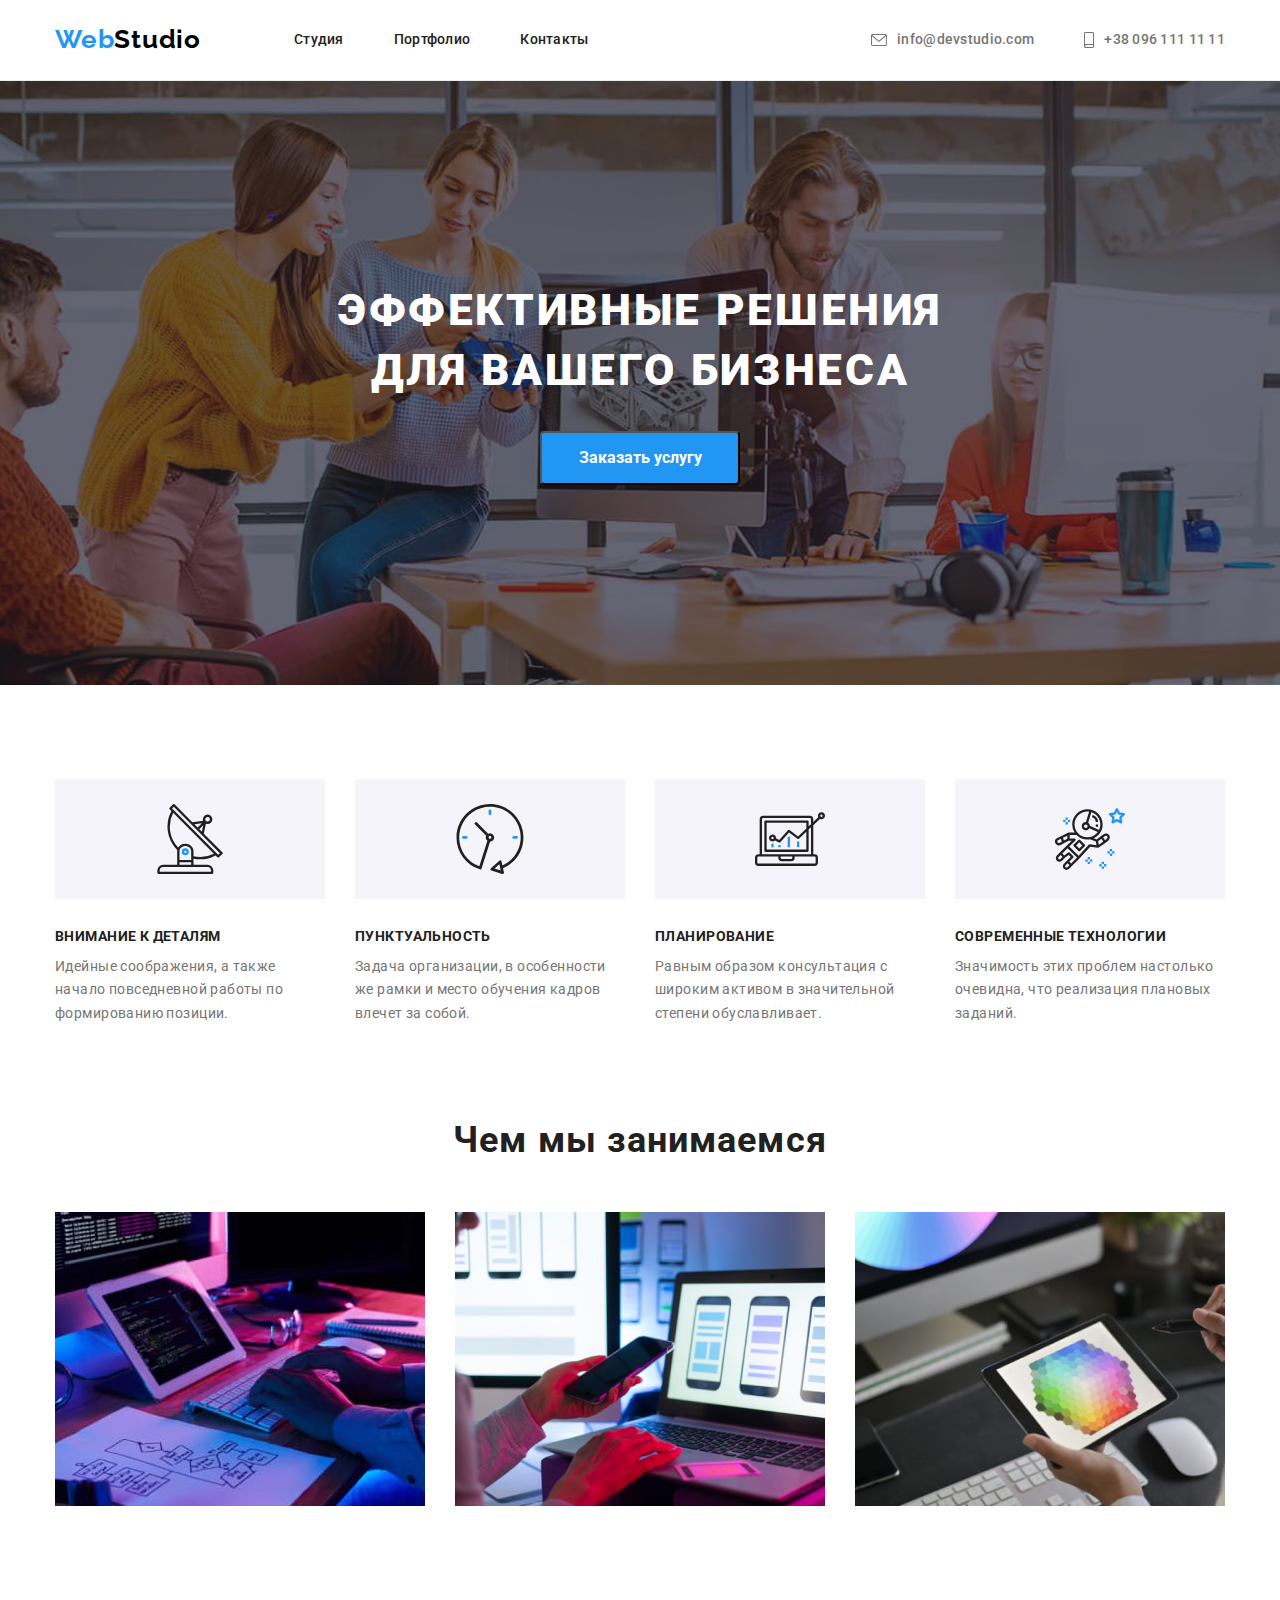
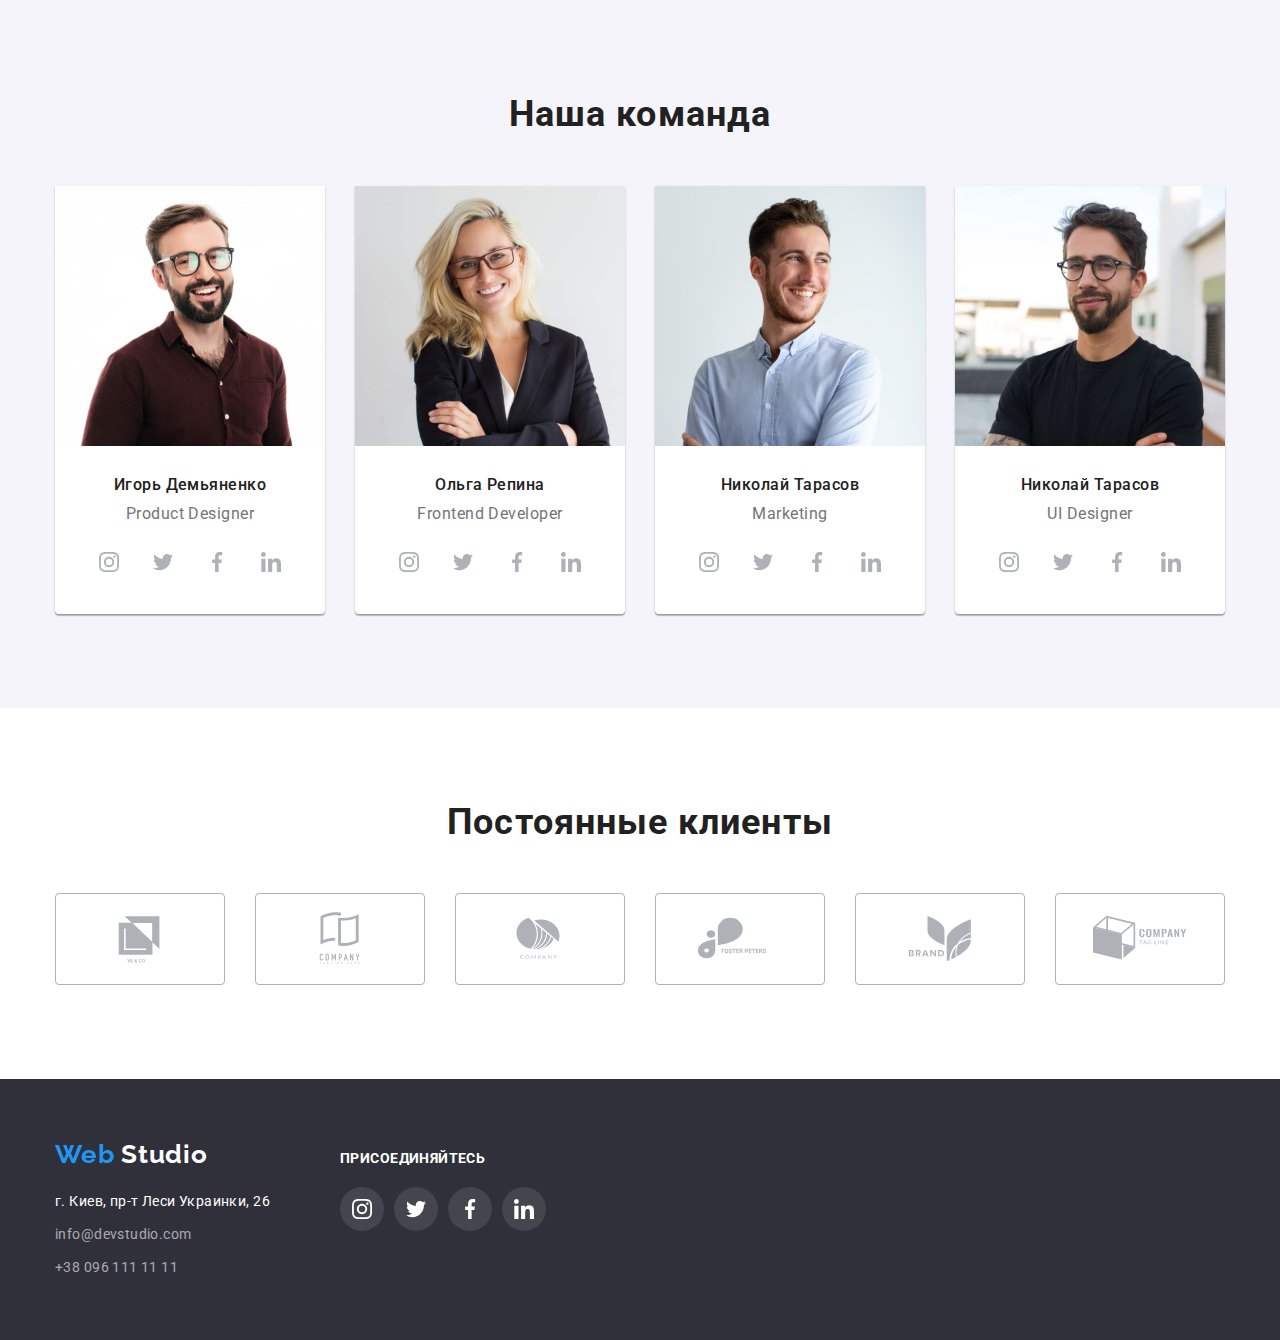
<file: index.html>
<!DOCTYPE html>
<html lang="ru">
<head>
    <meta charset="UTF-8">
    <meta http-equiv="X-UA-Compatible" content="IE=edge">
    <meta name="viewport" content="width=device-width, initial-scale=1.0">
    <title>Document</title>
    <link rel="preconnect" href="https://fonts.googleapis.com">
    <link rel="preconnect" href="https://fonts.gstatic.com" crossorigin>
    <link
        href="https://fonts.googleapis.com/css2?family=Raleway:wght@700&family=Roboto:wght@400;500;700;900&display=swap"
        rel="stylesheet">
    <link rel="stylesheet" href="https://cdn.jsdelivr.net/npm/modern-normalize@1.1.0/modern-normalize.min.css">
    <link rel="stylesheet" href="./css/styles.css">
</head>
<body>
    <!-- Шапка -->
  <header class="header">
      <div class="container header-container">
        <!-- Новігація сайта -->
    <nav class="nav">
      <a class="logo link" href="./index.html"><span class="logo-element">Web</span>Studio</a>
       
        <ul class="nav-list">
            <li class="nav-item">
                <a class="nav-link link" href="./index.html">Студия</a></li>
            <li class="nav-item">
                <a class="nav-link link" href="./portfolio.html">Портфолио</a></li>
            <li class="nav-item">
                <a class="nav-link link" href="">Контакты</a></li>
        </ul>
    </nav>
    <ul class="header-list">
        <li class="header-item">
            <a class="header-email link " href="mailto:info@devstudio.com">
                <svg class="header-icon" width="16" height="12">
                    <use href="./images/icons.svg#envelope"></use>
                </svg>info@devstudio.com</a>
            </li>
        <li class="header-item">
            <a class="header-phone link" href="tel:+380961111111">
                <svg class="header-icon" width="10" height="16">
                <use href="./images/icons.svg#smartphone"></use>
            </svg>+38 096 111 11 11</a>
        </li>
    </ul>
    </div>
  </header>
  <!-- Универсальный контент -->
  <main>
      <!-- Герой -->
    <section class="hero hero-overlay">
        <div class="container">
        <h1 class="hero-title">Эффективные решения<br> для вашего бизнеса</h1>
        <button class="hero-button" type="button">Заказать услугу</button>
        </div>
    </section>
    <!-- Особенности-->
    <section class="section"> 
        <div class="container">
        <h2 class="visually-hidden"> Наши особенности</h2>
        <ul class="features-list">
            <li class="features-item">
                <div class="features-tumb">
                    <svg class="features-icon" width="70" height="70">
                        <use href="./images/icons.svg#antenna">
                        </use>
                    </svg>                   
                </div>
                <h3 class="features-title">Внимание к деталям</h3>
                <p class="features-text">Идейные соображения, а также начало повседневной работы по формированию позиции.</p>
            </li>
            <li class="features-item" >
                <div class="features-tumb">
                    <svg class="features-icon" width="70" height="70">
                        <use href="./images/icons.svg#clock">
                        </use>
                    </svg>
                </div>
                <h3 class="features-title">Пунктуальность</h3>
                <p class="features-text">Задача организации, в особенности же рамки и место обучения кадров влечет за собой.</p>
            </li>
            <li class="features-item">
                <div class="features-tumb">
                    <svg class="features-icon" width="70" height="70">
                        <use href="./images/icons.svg#diagram">
                        </use>
                    </svg>
                </div>
                <h3 class="features-title">Планирование</h3>
                <p class="features-text">Равным образом консультация с широким активом в значительной степени обуславливает.</p>
            </li>
            <li class="features-item">
                <div class="features-tumb">
                    <svg class="features-icon" width="70" height="70">
                        <use href="./images/icons.svg#astronaut">
                        </use>
                    </svg>
                </div>
                <h3 class="features-title">Современные технологии</h3>
                <p class="features-text">Значимость этих проблем настолько очевидна, что реализация плановых заданий.</p>
            </li>
            
        </ul>
        </div>
    </section>
    <!-- Чем мы занимаемся -->
    <section class="section occupation">
        <div class="container ">
        <h2 class="section-title">Чем мы занимаемся</h2>
        <ul class="occupation-list">
            <li  class="occupation-item">
                <img class="occupation-img" src="./images/box1.jpg"
                alt="роботаем на компьютере"
                width="370" height="290">
            </li>
            <li class="occupation-item">
                <img class="occupation-img" src="./images/box2.jpg" alt="роботаем на компьютере" width="370" height="290">
            </li>
            <li class="occupation-item">
                <img class="occupation-img" src="./images/box3.jpg" alt="роботаем на компьютере" width="370" height="290">
            </li>
        </ul>
        </div>
    </section>
    <!-- Наша команда -->
    <section class="section team">
        <div class="container ">
        <h2 class="section-title">Наша команда</h2>
        <ul class="team-list">
            <li class="team-item">
                <img class="team-img" src="./images/img4.jpg" alt="Игорь Демьяненко" width="270">
                <div class="text-section">
                <h3 class="team-caption">Игорь Демьяненко</h3>
                <p class="team-text">Product Designer</p>
                <ul class="socials">
                    <li class="socials-item">
                        <a class="socials-link link" href="">
                            <svg class="icon-socials" width="20" height="20">
                                <use href="./images/icons.svg#instagram"></use>
                            </svg>
                        </a>
                    </li>
                    <li class="socials-item">
                        <a class="socials-link link" href="">
                            <svg class="icon-socials" width="20" height="20">
                                <use href="./images/icons.svg#twitter"></use>
                            </svg>
                        </a>
                    </li>
                    <li class="socials-item">
                        <a class="socials-link link" href="">
                            <svg class="icon-socials" width="20" height="20">
                                <use href="./images/icons.svg#facebook"></use>
                            </svg>
                        </a>
                    </li>
                    <li class="socials-item">
                        <a class="socials-link link" href="">
                            <svg class="icon-socials" width="20" height="20">
                                <use href="./images/icons.svg#linkedin"></use>
                            </svg>
                        </a>
                    </li>
                </ul>
                </div>
            </li>
            <li class="team-item">
                <img class="team-img" src="./images/img5.jpg" alt="Ольга Репина" width="270">
                <div class="text-section">
                <h3 class="team-caption">Ольга Репина</h3>
                <p class="team-text">Frontend Developer</p>
                <ul class="socials">
                    <li class="socials-item">
                        <a class="socials-link link" href="">
                            <svg class="icon-socials" width="20" height="20">
                                <use href="./images/icons.svg#instagram"></use>
                            </svg>
                        </a>
                    </li>
                    <li class="socials-item">
                        <a class="socials-link link" href="">
                            <svg class="icon-socials" width="20" height="20">
                                <use href="./images/icons.svg#twitter"></use>
                            </svg>
                        </a>
                    </li>
                    <li class="socials-item">
                        <a class="socials-link link" href="">
                            <svg class="icon-socials" width="20" height="20">
                                <use href="./images/icons.svg#facebook"></use>
                            </svg>
                        </a>
                    </li>
                    <li class="socials-item">
                        <a class="socials-link link" href="">
                            <svg class="icon-socials" width="20" height="20">
                                <use href="./images/icons.svg#linkedin"></use>
                            </svg>
                        </a>
                    </li>
                </ul>
                </div>
            </li>
            <li class="team-item">
                <img class="team-img" src="./images/img6.jpg" alt="Николай Тарасов" width="270">
                <div class="text-section">
                <h3 class="team-caption">Николай Тарасов</h3>
                <p class="team-text">Marketing</p>
                <ul class="socials">
                    <li class="socials-item">
                        <a class="socials-link link" href="">
                            <svg class="icon-socials" width="20" height="20">
                                <use href="./images/icons.svg#instagram"></use>
                            </svg>
                        </a>
                    </li>
 

                    <li class="socials-item">
                        <a class="socials-link link" href="">
                            <svg class="icon-socials" width="20" height="20">
                                <use href="./images/icons.svg#twitter"></use>
                            </svg>
                        </a>
                    </li>
                    <li class="socials-item">
                        <a class="socials-link link" href="">
                            <svg class="icon-socials" width="20" height="20">
                                <use href="./images/icons.svg#facebook"></use>
                            </svg>
                        </a>
                    </li>
                    <li class="socials-item">
                        <a class="socials-link link" href="">
                            <svg class="icon-socials" width="20" height="20">
                                <use href="./images/icons.svg#linkedin"></use>
                            </svg>
                        </a>
                    </li>
                </ul>
                </div>
            </li>
            <li class="team-item">
                <img class="team-img" src="./images/img7.jpg" alt="Николай Тарасов" width="270">
                <div class="text-section">
                <h3 class="team-caption">Николай Тарасов</h3>
                <p class="team-text">UI Designer</p>
                <ul class="socials">
                    <li class="socials-item">
                        <a href="" class="socials-link link">
                            <svg class="icon-socials" width="20" height="20">
                                <use href="./images/icons.svg#instagram"></use>
                            </svg>
                        </a>
                    </li>
                    <li class="socials-item">
                        <a href="" class="socials-link link">
                            <svg class="icon-socials" width="20" height="20">
                                <use href="./images/icons.svg#twitter"></use>
                            </svg>
                        </a>
                    </li>
                    <li class="socials-item">
                        <a href="" class="socials-link link">
                            <svg class="icon-socials" width="20" height="20">
                                <use href="./images/icons.svg#facebook"></use>
                            </svg>
                        </a>
                    </li>
                    <li class="socials-item">
                        <a href="" class="socials-link link">
                            <svg class="icon-socials" width="20" height="20">
                                <use href="./images/icons.svg#linkedin"></use>
                            </svg>
                        </a>
                    </li>
                </ul>
                </div>
            </li>
        </ul>
        </div>
    </section>
    <!-- Постоянные клиенты -->
    <section class="section clients">
        <div class="container">
            <h2 class="section-title">Постоянные клиенты</h2>
            <ul class="clients-list">
                <li class="clients-item">
                    <a class="clients-link link" href="">
                        <svg class="icon-clients" width="106" height="60">
                            <use href="./images/icons.svg#Logo-1"></use>
                        </svg>
                    </a>
                </li>
                <li class="clients-item">
                    <a class="clients-link link" href="">
                        <svg class="icon-clients" width="106" height="60">
                            <use href="./images/icons.svg#Logo-2"></use>
                        </svg>
                    </a>
                </li>
                <li class="clients-item">
                    <a class="clients-link link" href="">
                        <svg class="icon-clients" width="106" height="60">
                            <use href="./images/icons.svg#Logo-3"></use>
                        </svg>
                    </a>
                </li>
                <li class="clients-item">
                    <a class="clients-link link" href="">
                        <svg class="icon-clients" width="106" height="60">
                            <use href="./images/icons.svg#Logo-4"></use>
                        </svg>
                    </a>
                </li>
                <li class="clients-item">
                    <a class="clients-link link" href="">
                        <svg class="icon-clients" width="106" height="60">
                            <use href="./images/icons.svg#Logo-5"></use>
                        </svg>
                    </a>
                </li>
                <li class="clients-item">
                    <a class="clients-link link" href="">
                        <svg class="icon-clients" width="106" height="60">
                            <use href="./images/icons.svg#Logo-6"></use>
                        </svg>
                    </a>
                </li>
            </ul>

        </div>


    </section>
  </main>
  <!-- Подвал -->
  <footer class="footer">
    <div class="container footer-container">
    <div>
    <a class="logo link footer-logo" href="./index.html"><span class="logo-element">Web</span>
    Studio</a>
    <address class="footer-address">
    <ul class="footer-list">
        <li class="footer-item">
            <a class="footer-address-link link" href="https://www.google.com.ua/maps/place/%D0%B1%D1%83%D0%BB.+%D0%9B%D0%B5%D1%81%D0%B8+%D0%A3%D0%BA%D1%80%D0%B0%D0%B8%D0%BD%D0%BA%D0%B8,+26,+%D0%9A%D0%B8%D0%B5%D0%B2,+02000/@50.4265841,30.5361971,17z/data=!4m13!1m7!3m6!1s0x40d4cf0e033ecbe9:0x57a4dffefec77da0!2z0LHRg9C7LiDQm9C10YHQuCDQo9C60YDQsNC40L3QutC4LCAyNiwg0JrQuNC10LIsIDAyMDAw!3b1!8m2!3d50.4265807!4d30.5383858!3m4!1s0x40d4cf0e033ecbe9:0x57a4dffefec77da0!8m2!3d50.4265807!4d30.5383858">г. Киев, пр-т Леси Украинки, 26</a></li>
        <li class="footer-item"> 
            <a class="footer-email link" href="mailto:info@devstudio.com">info@devstudio.com</a><br> </li>
        <li class="footer-item">
            <a class="footer-phone link" href="tel:+380961111111">+38 096 111 11 11</a></li>
    </ul>
    </address>
    </div>
    <div class="footer-socials">
        <h3 class="features-title footer-title">Присоединяйтесь</h3>
                        <ul class="socials">
                    <li class="socials-item footer-socials-item">
                        <a href="" class="socials-link link footer-socials-link">
                            <svg class="footer-icon" width="20" height="20">
                                <use href="./images/icons.svg#instagram"></use>
                            </svg>
                        </a>
                    </li>
                    <li class="socials-item footer-socials-item">
                        <a href="" class="socials-link link footer-socials-link">
                            <svg class="footer-icon" width="20" height="20">
                                <use href="./images/icons.svg#twitter"></use>
                            </svg>
                        </a>
                    </li>
                    <li class="socials-item footer-socials-item">
                        <a href="" class="socials-link link footer-socials-link">
                            <svg class="footer-icon" width="20" height="20">
                                <use href="./images/icons.svg#facebook"></use>
                            </svg>
                        </a>
                    </li>
                    <li class="socials-item footer-socials-item">
                        <a href="" class="socials-link link footer-socials-link">
                            <svg class="footer-icon" width="20" height="20">
                                <use href="./images/icons.svg#linkedin"></use>
                            </svg>
                        </a>
                    </li>
                </ul>      

    </div>
    </div>
  </footer>    
</body>
</html>
</file>
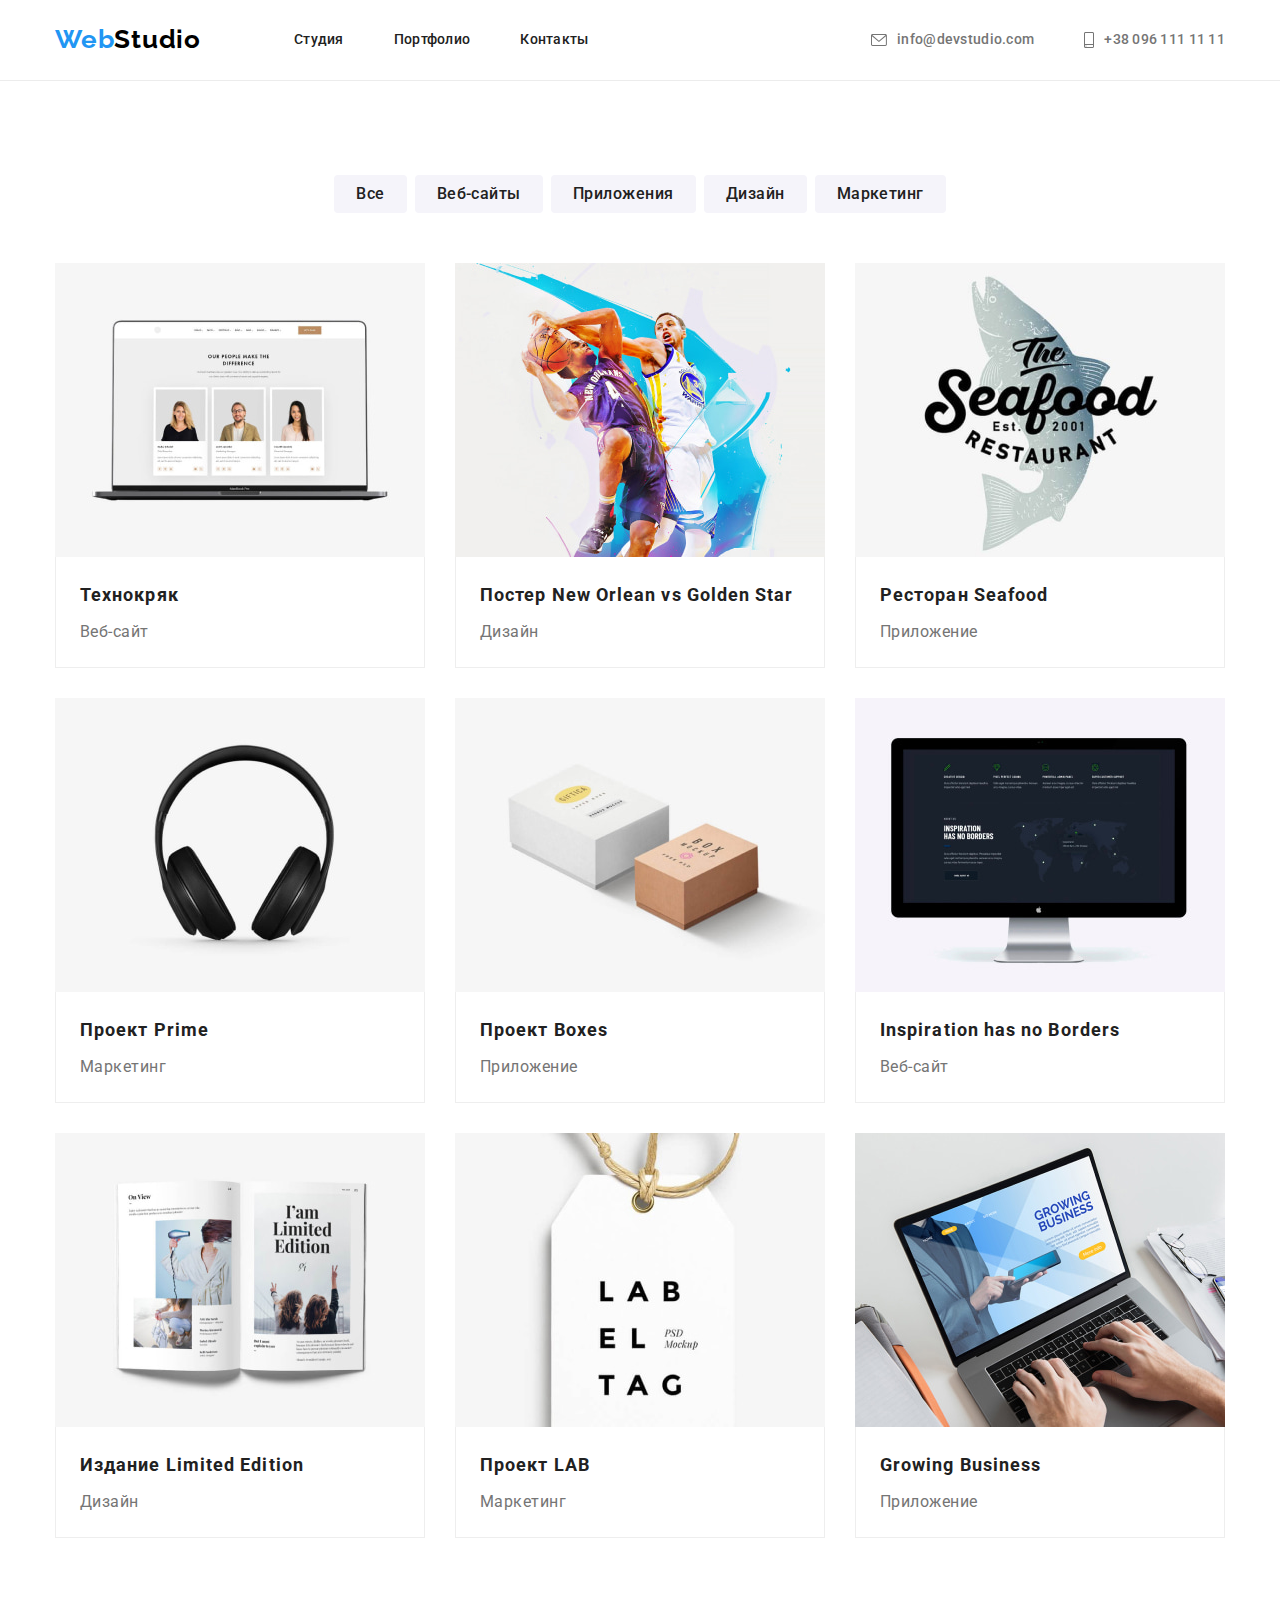
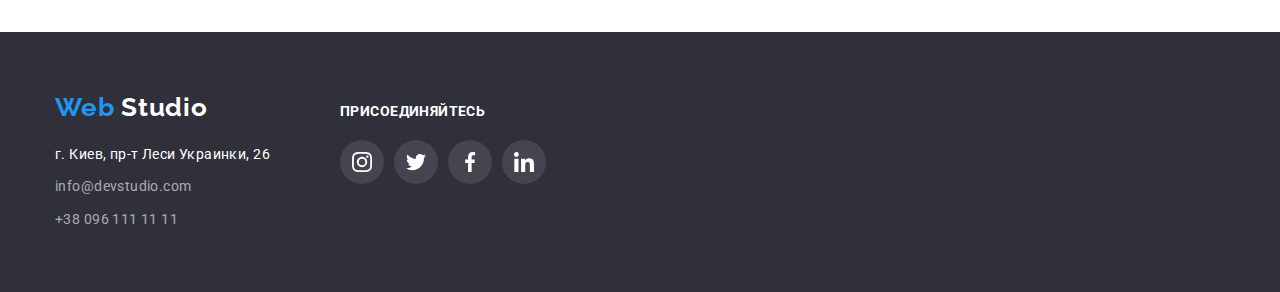
<file: portfolio.html>
<!DOCTYPE html>
<html lang="ru">
<head>
    <meta charset="UTF-8">
    <meta http-equiv="X-UA-Compatible" content="IE=edge">
    <meta name="viewport" content="width=device-width, initial-scale=1.0">
    <title>Document</title>
    <link rel="preconnect" href="https://fonts.googleapis.com">
    <link rel="preconnect" href="https://fonts.gstatic.com" crossorigin>
    <link
        href="https://fonts.googleapis.com/css2?family=Raleway:wght@700&family=Roboto:wght@400;500;700;900&display=swap"
        rel="stylesheet">
    <link rel="stylesheet" href="https://cdn.jsdelivr.net/npm/modern-normalize@1.1.0/modern-normalize.min.css">
    <link rel="stylesheet" href="./css/styles.css">
</head>
<body>
    <!-- Шапка -->
    <header class="header">
        <div class="container header-container">
          <!-- Новігація сайта -->
      <nav class="nav">
        <a class="logo link" href="./index.html"><span class="logo-element">Web</span>Studio</a>
         
          <ul class="nav-list">
              <li class="nav-item">
                  <a class="nav-link link" href="./index.html">Студия</a></li>
              <li class="nav-item">
                  <a class="nav-link link" href="./portfolio.html">Портфолио</a></li>
              <li class="nav-item">
                  <a class="nav-link link" href="">Контакты</a></li>
          </ul>
      </nav>
      <ul class="header-list">
          <li class="header-item">
              <a class="header-email link " href="mailto:info@devstudio.com">
                  <svg class="header-icon" width="16" height="12">
                      <use href="./images/icons.svg#envelope"></use>
                  </svg>info@devstudio.com</a>
              </li>
          <li class="header-item">
              <a class="header-phone link" href="tel:+380961111111">
                  <svg class="header-icon" width="10" height="16">
                  <use href="./images/icons.svg#smartphone"></use>
              </svg>+38 096 111 11 11</a>
          </li>
      </ul>
      </div>
    </header>
    <!-- Универсальный контент -->
    <main>
        <!-- Наши работы -->
        <section class="section work">
            <div class="container ">
            <h1 class="visually-hidden">Наши работы</h1>
            <ul class="work-filter">
                <li class="filter-item"> 
                    <button class="filter-button" type="button">Все</button></li>
                <li class="filter-item">
                     <button class="filter-button" type="button">Веб-сайты</button></li>
                <li class="filter-item">
                     <button class="filter-button" type="button">Приложения</button></li>
                <li class="filter-item">
                     <button class="filter-button" type="button">Дизайн</button></li>
                <li class="filter-item">
                     <button class="filter-button" type="button">Маркетинг</button></li>              
             </ul>
             <ul class="work-list">
                 <li class="work-item">
                <a class="work-link" href="">
                    <img src="./images/portfolio/img1.jpg" alt="Технокряк" width="370">
                    <div class="work-container">
                    <h2 class="work-caption">Технокряк</h2>
                    <p class="work-text">Веб-сайт</p> 
                    </div>
                </a>
                </li>

                <li class="work-item">
                <a class="work-link" href="">
                    <img class="work-img" src="./images/portfolio/img2.jpg" alt="Постер New Orlean vs Golden Star" width="370">
                    <div class="work-container">    
                    <h2 class="work-caption">Постер New Orlean vs Golden Star</h2>
                    <p class="work-text">Дизайн</p>
                    </div>
                </a>
                </li>

                <li class="work-item">
                <a class="work-link" href="">
                    <img class="work-img" src="./images/portfolio/img3.jpg" alt="Название ресторана" width="370">
                    <div class="work-container">
                    <h2 class="work-caption">Ресторан Seafood</h2>
                    <p class="work-text">Приложение</p>
                    </div>
                </a>
                </li>
                <li class="work-item">
                <a class="work-link" href="">
                    <img class="work-img" src="./images/portfolio/img4.jpg" alt="Наушники" width="370">
                    <div class="work-container">
                    <h2 class="work-caption">Проект Prime</h2>
                    <p class="work-text">Маркетинг</p>
                    </div>
                </a>
                </li>

                <li class="work-item">
                <a class="work-link" href="">
                    <img class="work-img" src="./images/portfolio/img5.jpg" alt="Коробки" width="370">
                    <div class="work-container">
                    <h2 class="work-caption">Проект Boxes</h2>
                    <p class="work-text">Приложение</p>
                    </div>
                </a>
                </li>

                <li class="work-item">
                <a class="work-link" href="">
                    <img class="work-img" src="./images/portfolio/img6.jpg" alt="Коробки" width="370">
                    <div class="work-container">
                    <h2 class="work-caption">Inspiration has no Borders</h2>
                    <p class="work-text">Веб-сайт</p>
                    </div>
                </a>
                </li>

                <li class="work-item">
                <a class="work-link" href="">
                    <img class="work-img" src="./images/portfolio/img7.jpg" alt="Книга" width="370">
                    <div class="work-container">
                    <h2 class="work-caption">Издание Limited Edition</h2>
                    <p class="work-text">Дизайн</p>
                    </div>
                </a>
                </li>
                <li class="work-item">
                <a class="work-link" href="">
                    <img class="work-img" src="./images/portfolio/img8.jpg" alt="Етикетка" width="370">
                    <div class="work-container">
                    <h2 class="work-caption">Проект LAB</h2>
                    <p class="work-text">Маркетинг</p>
                    </div>
                </a>
                </li>

                <li class="work-item">
                <a class="work-link" href="">
                    <img class="work-img" src="./images/portfolio/img9.jpg" alt="Робота за ноутбуком" width="370">
                    <div class="work-container">
                    <h2 class="work-caption">Growing Business</h2>
                    <p class="work-text">Приложение</p>
                    </div>
                </a>
                </li>
             </ul>
             </div>
        </section>
      </main>
    <!-- Подвал -->
    <footer class="footer">
        <div class="container footer-container">
        <div>
        <a class="logo link footer-logo" href="./index.html"><span class="logo-element">Web</span>
        Studio</a>
        <address class="footer-address">
        <ul class="footer-list">
            <li class="footer-item">
                <a class="footer-address-link link" href="https://www.google.com.ua/maps/place/%D0%B1%D1%83%D0%BB.+%D0%9B%D0%B5%D1%81%D0%B8+%D0%A3%D0%BA%D1%80%D0%B0%D0%B8%D0%BD%D0%BA%D0%B8,+26,+%D0%9A%D0%B8%D0%B5%D0%B2,+02000/@50.4265841,30.5361971,17z/data=!4m13!1m7!3m6!1s0x40d4cf0e033ecbe9:0x57a4dffefec77da0!2z0LHRg9C7LiDQm9C10YHQuCDQo9C60YDQsNC40L3QutC4LCAyNiwg0JrQuNC10LIsIDAyMDAw!3b1!8m2!3d50.4265807!4d30.5383858!3m4!1s0x40d4cf0e033ecbe9:0x57a4dffefec77da0!8m2!3d50.4265807!4d30.5383858">г. Киев, пр-т Леси Украинки, 26</a></li>
            <li class="footer-item"> 
                <a class="footer-email link" href="mailto:info@devstudio.com">info@devstudio.com</a><br> </li>
            <li class="footer-item">
                <a class="footer-phone link" href="tel:+380961111111">+38 096 111 11 11</a></li>
        </ul>
        </address>
        </div>
        <div class="footer-socials">
            <h3 class="features-title footer-title">Присоединяйтесь</h3>
                            <ul class="socials">
                        <li class="socials-item footer-socials-item">
                            <a href="" class="socials-link link footer-socials-link">
                                <svg class="footer-icon" width="20" height="20">
                                    <use href="./images/icons.svg#instagram"></use>
                                </svg>
                            </a>
                        </li>
                        <li class="socials-item footer-socials-item">
                            <a href="" class="socials-link link footer-socials-link">
                                <svg class="footer-icon" width="20" height="20">
                                    <use href="./images/icons.svg#twitter"></use>
                                </svg>
                            </a>
                        </li>
                        <li class="socials-item footer-socials-item">
                            <a href="" class="socials-link link footer-socials-link">
                                <svg class="footer-icon" width="20" height="20">
                                    <use href="./images/icons.svg#facebook"></use>
                                </svg>
                            </a>
                        </li>
                        <li class="socials-item footer-socials-item">
                            <a href="" class="socials-link link footer-socials-link">
                                <svg class="footer-icon" width="20" height="20">
                                    <use href="./images/icons.svg#linkedin"></use>
                                </svg>
                            </a>
                        </li>
                    </ul>                  
            </div>
        </div>
      </footer>  

</body>
</html>
</file>
<file: css/styles.css>
:root {
  /* Основные шрифты */
  --main-font: Roboto, sans-serif;
  --secondary-font: Raleway, sans-serif;

  /* Цвет текста */
  --primary-txt-cl: #212121;
  --accent-txt-cl: #2196f3;
  --secondary-txt-cl: #757575;
  --primary-dark-txt: #ffffff;
}
body {
  /* font-family: var(--main-font); */
  font-size: 14px;
  line-height: 1.71;
  letter-spacing: 0.03em;
  color: var(--primary-txt-cl);
}
.link {
  text-decoration: none;
}
ul {
  list-style: none;
}
h1,
h2,
h3,
h4,
h5,
h6,
p,
ul,
ol {
  margin-top: 0;
  margin-bottom: 0;
}
.container {
  width: 1200px;
  padding-left: 15px;
  padding-right: 15px;
  margin-left: auto;
  margin-right: auto;
}
/* Шапка */
.header {
  background-color: #ffffff;
  border-bottom: 1px solid #ececec;
}

.header-container {
  display: flex;
}

.nav {
  display: flex;
  align-items: center;
}
.logo,
.logo-element {
  font-family: var(--secondary-font);
  font-weight: 700;
  font-size: 26px;
  line-height: 1.19;
  letter-spacing: 0.03em;
  color: #000000;
}
.logo-element {
  color: #2196f3;
}
.logo {
  margin-right: 93px;
  padding-top: 24px;
  padding-bottom: 25px;
}
.nav-link,
.header-email,
.header-phone {
  font-family: var(--main-font);
  font-weight: 500;
  font-size: 14px;
  line-height: 1.14;
  letter-spacing: 0.02em;
  color: var(--primary-txt-cl);
}

.header-icon {
  margin-right: 10px;
  fill: var(--secondary-txt-cl);
}

.nav-link:hover,
.nav-link:focus,
.header-email:hover,
.header-email:focus,
.header-phone:hover,
.header-phone:focus {
  color: var(--accent-txt-cl);
}
.header-email:hover .header-icon,
.header-email:focus .header-icon,
.header-phone:hover .header-icon,
.header-phone:focus .header-icon {
  fill: var(--accent-txt-cl);
}

.header-email,
.header-phone {
  color: var(--secondary-txt-cl);
  display: flex;
  align-items: center;
  padding-top: 32px;
  padding-bottom: 32px;
}

.nav-list {
  display: flex;
  padding-left: 0;
}
.nav-item {
  margin-right: 50px;
}
.nav-link {
  display: block;
  padding-top: 32px;
  padding-bottom: 32px;
}

.nav-item:last-child {
  margin: 0;
}

.header-list {
  display: flex;
  padding-left: 0;
  margin-left: auto;
}
.header-item {
  margin-right: 50px;
}

.header-item:last-child {
  margin: 0;
}

/* Герой */
.hero {
  text-align: center;
  padding-top: 200px;
  padding-bottom: 200px;
}
.hero-overlay {
  max-width: 1600px;
  min-height: 600px;
  margin-left: auto;
  margin-right: auto;
  background-image: linear-gradient(
      to right,
      rgba(47, 48, 58, 0.4),
      rgba(47, 48, 58, 0.4)
    ),
    url(../images/hero.jpg);
  background-position: center;
  background-size: cover;
  background-repeat: no-repeat;
}

.hero-title {
  margin-bottom: 30px;

  font-family: var(--main-font);
  font-weight: 900;
  font-size: 44px;
  line-height: 1.36;
  text-align: center;
  letter-spacing: 0.06em;
  text-transform: uppercase;
  color: var(--primary-dark-txt);
}

.hero-button {
  padding: 10px 32px;
  border-radius: 4px;
  max-width: 350px;
  min-width: 200px;

  background-color: #2196f3;
  color: var(--primary-dark-txt);
  font-family: var(--main-font);
  font-weight: 700;
  font-size: 16px;
  line-height: 1.87;
}
.hero-button:hover,
.hero-button:focus {
  background: #188ce8;
  box-shadow: 0px 4px 4px rgba(0, 0, 0, 0.15);
  border-radius: 4px;
  cursor: pointer;
}
/* Наши особенности */
.section {
  padding: 94px 0;
}
.features-tumb {
  background: #f5f4fa;
  display: flex;
  height: 120px;
  align-items: center;
  justify-content: center;

  margin-bottom: 30px;
  /* outline: 1px solid tomato; */
}

.features-title {
  font-family: var(--main-font);
  font-weight: 700;
  font-size: 14px;
  line-height: 1.14;
  letter-spacing: 0.03em;
  text-transform: uppercase;
  color: var(--primary-txt-cl);
}
.features-text {
  font-family: var(--main-font);
  font-size: 14px;
  line-height: 1.71;
  letter-spacing: 0.03em;
  color: var(--secondary-txt-cl);
}

.features-list {
  display: flex;
  align-items: center;
  padding-left: 0;
}
.features-item {
  width: 270px;
  margin-right: 30px;
}
.features-item:last-child {
  margin: 0;
}
.features-title {
  margin-bottom: 10px;
}

/* Чем мы занимаемся */
.occupation {
  padding-top: 0;
}
.section-title {
  font-family: var(--main-font);
  font-weight: 700;
  font-size: 36px;
  line-height: 1.16;
  text-align: center;
  letter-spacing: 0.03em;
  color: var(--primary-txt-cl);
}
.section-title {
  margin-bottom: 50px;
}
img {
  display: block;
  max-width: 100%;
  height: auto;
}

.occupation-list {
  display: flex;
  padding: 0px;
}
.occupation-item {
  margin-right: 30px;
  flex-basis: calc((100% - 60px) / 3);
}
.occupation-item:last-child {
  margin: 0;
}

/* Наша команда */
.team {
  background-color: #f5f4fa;
}

.team-list {
  display: flex;
  padding-left: 0;
}
.team-item {
  flex-basis: calc((100%-90px) / 4);
  margin-right: 30px;

  background: var(--primary-dark-txt);
  box-shadow: 0px 1px 3px rgba(0, 0, 0, 0.12), 0px 1px 1px rgba(0, 0, 0, 0.14),
    0px 2px 1px rgba(0, 0, 0, 0.2);
  border-radius: 0px 0px 4px 4px;
}
.team-item:last-child {
  margin: 0;
}
.text-section {
  text-align: center;
  padding: 30px 0;
}
.team-caption {
  margin-bottom: 10px;

  font-family: var(--main-font);
  font-weight: 500;
  font-size: 16px;
  line-height: 1.18;
  letter-spacing: 0.03em;
  color: var(--primary-txt-cl);
}
.team-text {
  font-family: var(--main-font);
  font-size: 16px;
  line-height: 1.18;
  letter-spacing: 0.03em;
  color: var(--secondary-txt-cl);
}
.socials {
  margin-top: 16px;
  display: flex;
  padding-left: 0;
  justify-content: center;
  align-items: center;
}
.socials-item:not(:last-child) {
  margin-right: 10px;
}

.socials-link {
  display: flex;
  justify-content: center;
  align-items: center;

  width: 44px;
  height: 44px;

  background-color: #ffffff;
  border-radius: 50%;
}
.socials-link:hover .icon-socials,
.socials-link:focus .icon-socials {
  fill: #ffffff;
}

.socials-link:hover,
.socials-link:focus {
  background-color: var(--accent-txt-cl);
}

.icon-socials {
  fill: #afb1b8;
}

/*Постоянные клиенты  */
.clients-list {
  display: flex;
  padding-left: 0;
  justify-content: center;
  align-items: center;
}
.clients-item {
  width: 170px;
  height: 92px;
}
.clients-link:hover,
.clients-link:focus {
  border-color: var(--accent-txt-cl);
}

.clients-item:not(:last-child) {
  margin-right: 30px;
}

.clients-link {
  display: flex;
  justify-content: center;
  align-items: center;
  width: 100%;
  height: 100%;
  border: 1px solid #afb1b8;
  border-radius: 4px;
}
.icon-clients {
  fill: #afb1b8;
}

.clients-link:hover .icon-clients,
.clients-link:focus .icon-clients {
  fill: var(--accent-txt-cl);
}

/* Подвал */

.footer {
  background-color: #2f303a;
  padding-top: 60px;
  padding-bottom: 60px;
}
.footer-logo {
  display: block;
  padding-bottom: 0px;
  padding-top: 0px;
  margin-right: 0px;
  margin-bottom: 20px;

  color: var(--primary-dark-txt);
}
.footer-list {
  padding: 0;
}
.footer-item {
  margin-bottom: 9px;
}
.footer-item:last-child {
  margin-bottom: 0;
}
.footer-email,
.footer-email:hover,
.footer-email:focus,
.footer-phone,
.footer-phone:hover,
.footer-phone:focus {
  font-family: var(--main-font);
  font-size: 14px;
  line-height: 1.71;
  letter-spacing: 0.03em;
  color: rgba(255, 255, 255, 0.6);
}
.footer-address-link {
  font-family: var(--main-font);
  font-size: 14px;
  line-height: 1.71;
  letter-spacing: 0.03em;
  color: var(--primary-dark-txt);
  font-style: normal;
}
.footer-address {
  font-style: normal;
}
.footer-container {
  display: flex;
  align-items: baseline;
}
.footer-socials-list {
  justify-content: space-between;
  margin-top: 0;
}

.footer-socials {
  margin-left: 70px;
}
.footer-title {
  color: var(--primary-dark-txt);
  margin-bottom: 20px;
}
.footer-socials-link {
  background: rgba(255, 255, 255, 0.1);
}

.footer-icon {
  fill: var(--primary-dark-txt);
}

/* Портфолио */
.filter-item {
  margin-right: 8px;
}
.filter-item:last-child {
  margin-right: 0;
}

.filter-button {
  padding: 6px 22px;
  max-width: 350px;
  min-width: 70px;
  border: #f5f4fa;

  font-family: var(--main-font);
  font-weight: 500;
  font-size: 16px;
  line-height: 1.62;
  text-align: center;
  letter-spacing: 0.03em;
  color: var(--primary-txt-cl);
  background: #f5f4fa;
  border-radius: 4px;
}
.filter-button:hover,
.filter-button:focus {
  color: var(--primary-dark-txt);
  background-color: var(--accent-txt-cl);
  box-shadow: 0px 3px 1px rgba(0, 0, 0, 0.1), 0px 1px 2px rgba(0, 0, 0, 0.08),
    0px 2px 2px rgba(0, 0, 0, 0.12);
  border-radius: 4px;
  cursor: pointer;
}
.work-caption {
  margin-bottom: 4px;

  font-family: var(--main-font);
  font-weight: 700;
  font-size: 18px;
  line-height: 2;
  letter-spacing: 0.06em;
  color: var(--primary-txt-cl);
}
.work-text {
  font-family: var(--main-font);
  font-size: 16px;
  line-height: 1.87;
  letter-spacing: 0.03em;
  color: var(--secondary-txt-cl);
}
/* Наши работы */

.visually-hidden {
  position: fixed;
  transform: scale(0);
}

.work-list {
  display: flex;
  flex-wrap: wrap;
  padding-left: 0;
}
.work-filter {
  display: flex;
  justify-content: center;
  padding-left: 0;
  margin-bottom: 50px;
}
.work-link:hover,
.work-link:focus {
  box-shadow: 0px 1px 1px rgba(0, 0, 0, 0.12), 0px 4px 4px rgba(0, 0, 0, 0.06),
    1px 4px 6px rgba(0, 0, 0, 0.16);
}
.work-link {
  text-decoration: none;
  display: block;
}

.work-item {
  margin-right: 30px;
  margin-bottom: 30px;
  flex-basis: calc((100% - 60px) / 3);
}
.work-item:nth-child(3n) {
  margin-right: 0;
}
.work-item:nth-last-child(-n + 3) {
  margin-bottom: 0;
}

.work-container {
  padding: 20px 24px;
  border-right: 1px solid #eeeeee;
  border-bottom: 1px solid #eeeeee;
  border-left: 1px solid #eeeeee;
}
</file>
